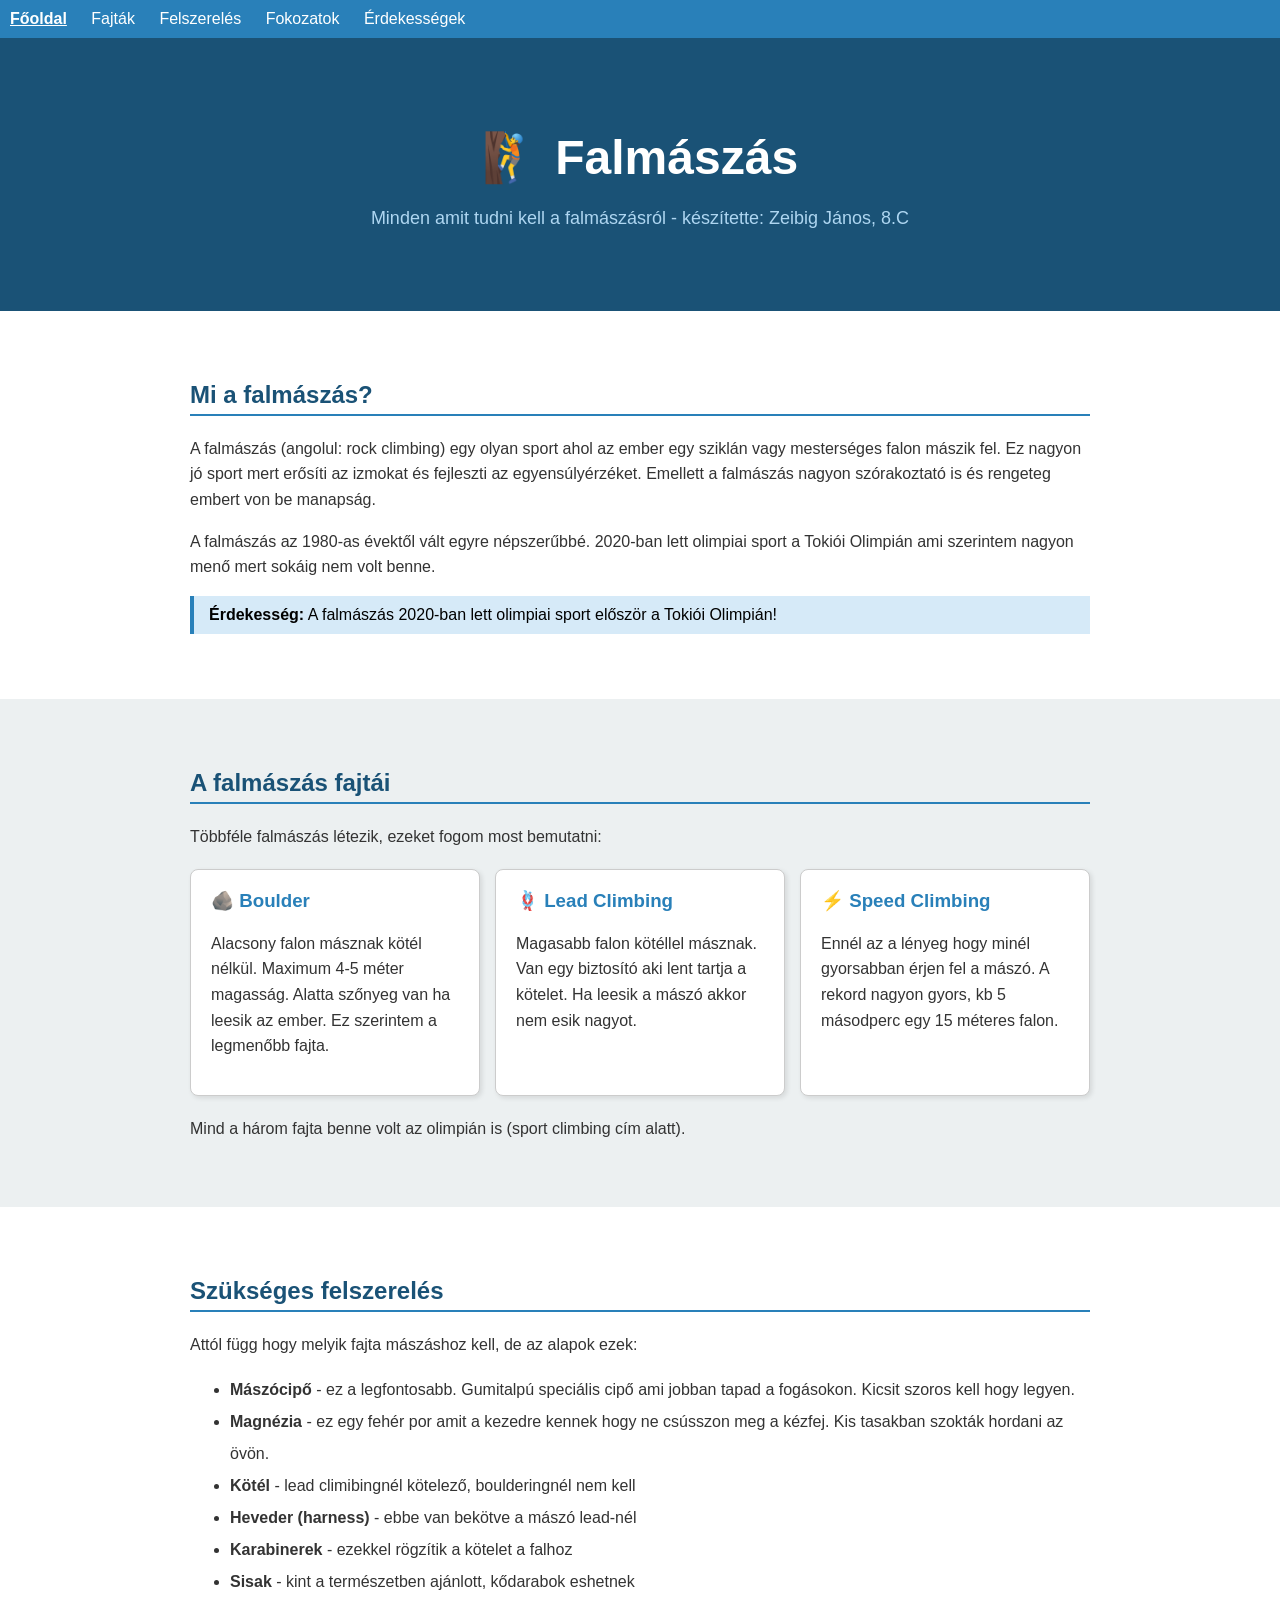
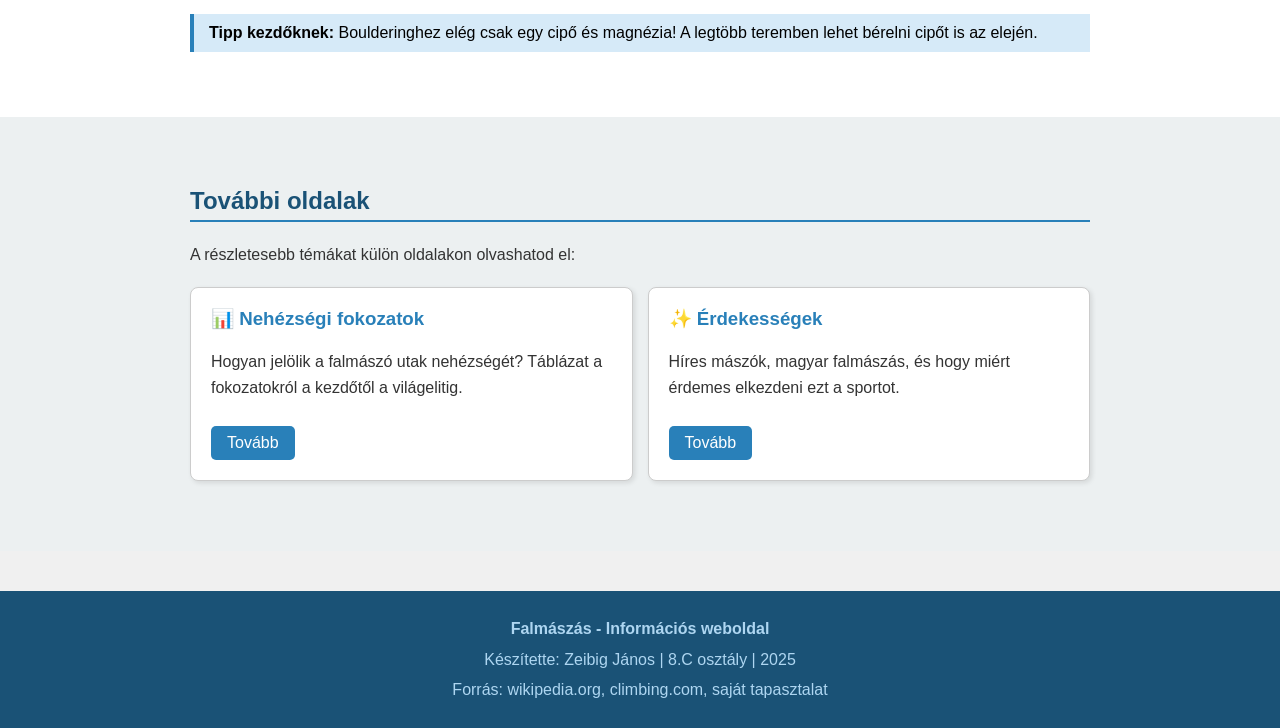
<file: index.html>
<!DOCTYPE html>
<html lang="hu">
<head>
    <meta charset="UTF-8">
    <meta name="viewport" content="width=device-width, initial-scale=1.0">
    <title>Falmászás - Főoldal</title>
    <link rel="stylesheet" href="style.css">
</head>
<body>

<!-- navigáció -->
<nav>
    <a href="index.html" class="active">Főoldal</a>
    <a href="index.html#fajtak">Fajták</a>
    <a href="index.html#felszereles">Felszerelés</a>
    <a href="fokozatok.html">Fokozatok</a>
    <a href="erdekessegek.html">Érdekességek</a>
</nav>

<!-- fejléc -->
<div class="header">
    <h1>🧗 Falmászás</h1>
    <p>Minden amit tudni kell a falmászásról - készítette: Zeibig János, 8.C</p>
</div>

<!-- MI EZ -->
<div class="section-white" id="miez">
    <div class="container">
        <h2>Mi a falmászás?</h2>
        <p>A falmászás (angolul: rock climbing) egy olyan sport ahol az ember egy sziklán vagy mesterséges falon mászik fel. Ez nagyon jó sport mert erősíti az izmokat és fejleszti az egyensúlyérzéket. Emellett a falmászás nagyon szórakoztató is és rengeteg embert von be manapság.</p>
        <p>A falmászás az 1980-as évektől vált egyre népszerűbbé. 2020-ban lett olimpiai sport a Tokiói Olimpián ami szerintem nagyon menő mert sokáig nem volt benne.</p>

        <div class="highlight">
            <strong>Érdekesség:</strong> A falmászás 2020-ban lett olimpiai sport először a Tokiói Olimpián!
        </div>
    </div>
</div>

<!-- FAJTÁK -->
<div class="section-gray" id="fajtak">
    <div class="container">
        <h2>A falmászás fajtái</h2>
        <p>Többféle falmászás létezik, ezeket fogom most bemutatni:</p>

        <div class="cards">
            <div class="card">
                <h3>🪨 Boulder</h3>
                <p>Alacsony falon másznak kötél nélkül. Maximum 4-5 méter magasság. Alatta szőnyeg van ha leesik az ember. Ez szerintem a legmenőbb fajta.</p>
            </div>
            <div class="card">
                <h3>🪢 Lead Climbing</h3>
                <p>Magasabb falon kötéllel másznak. Van egy biztosító aki lent tartja a kötelet. Ha leesik a mászó akkor nem esik nagyot.</p>
            </div>
            <div class="card">
                <h3>⚡ Speed Climbing</h3>
                <p>Ennél az a lényeg hogy minél gyorsabban érjen fel a mászó. A rekord nagyon gyors, kb 5 másodperc egy 15 méteres falon.</p>
            </div>
        </div>

        <p>Mind a három fajta benne volt az olimpián is (sport climbing cím alatt).</p>
    </div>
</div>

<!-- FELSZERELÉS -->
<div class="section-white" id="felszereles">
    <div class="container">
        <h2>Szükséges felszerelés</h2>
        <p>Attól függ hogy melyik fajta mászáshoz kell, de az alapok ezek:</p>

        <ul>
            <li><strong>Mászócipő</strong> - ez a legfontosabb. Gumitalpú speciális cipő ami jobban tapad a fogásokon. Kicsit szoros kell hogy legyen.</li>
            <li><strong>Magnézia</strong> - ez egy fehér por amit a kezedre kennek hogy ne csússzon meg a kézfej. Kis tasakban szokták hordani az övön.</li>
            <li><strong>Kötél</strong> - lead climibingnél kötelező, boulderingnél nem kell</li>
            <li><strong>Heveder (harness)</strong> - ebbe van bekötve a mászó lead-nél</li>
            <li><strong>Karabinerek</strong> - ezekkel rögzítik a kötelet a falhoz</li>
            <li><strong>Sisak</strong> - kint a természetben ajánlott, kődarabok eshetnek</li>
        </ul>

        <div class="highlight">
            <strong>Tipp kezdőknek:</strong> Boulderinghez elég csak egy cipő és magnézia! A legtöbb teremben lehet bérelni cipőt is az elején.
        </div>
    </div>
</div>

<!-- TOVÁBBI OLDALAK -->
<div class="section-gray">
    <div class="container">
        <h2>További oldalak</h2>
        <p>A részletesebb témákat külön oldalakon olvashatod el:</p>
        <div class="cards">
            <div class="card">
                <h3>📊 Nehézségi fokozatok</h3>
                <p>Hogyan jelölik a falmászó utak nehézségét? Táblázat a fokozatokról a kezdőtől a világelitig.</p>
                <a href="fokozatok.html" class="tovabb">Tovább</a>
            </div>
            <div class="card">
                <h3>✨ Érdekességek</h3>
                <p>Híres mászók, magyar falmászás, és hogy miért érdemes elkezdeni ezt a sportot.</p>
                <a href="erdekessegek.html" class="tovabb">Tovább</a>
            </div>
        </div>
    </div>
</div>

<!-- FOOTER -->
<footer>
    <p><strong>Falmászás - Információs weboldal</strong></p>
    <p>Készítette: Zeibig János | 8.C osztály | 2025</p>
    <p>Forrás: wikipedia.org, climbing.com, saját tapasztalat</p>
</footer>

</body>
</html>
</file>
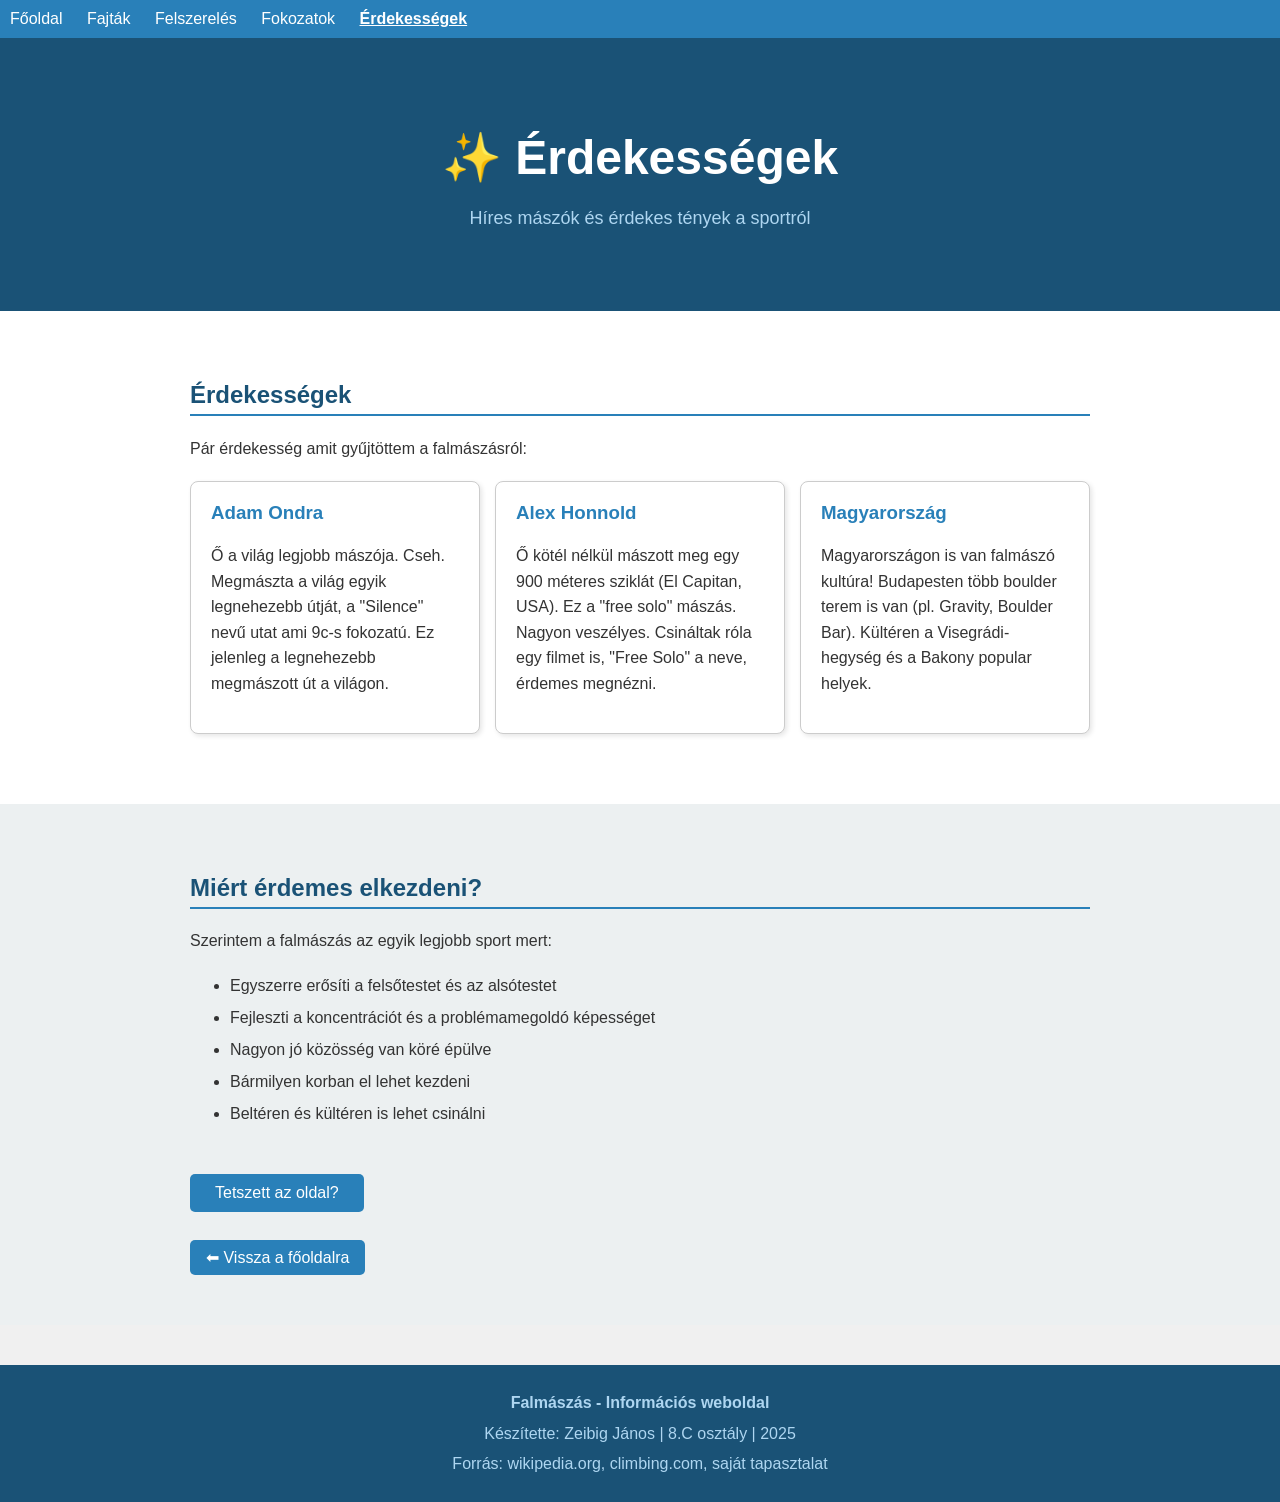
<file: erdekessegek.html>
<!DOCTYPE html>
<html lang="hu">
<head>
    <meta charset="UTF-8">
    <meta name="viewport" content="width=device-width, initial-scale=1.0">
    <title>Falmászás - Érdekességek</title>
    <link rel="stylesheet" href="style.css">
</head>
<body>

<!-- navigáció -->
<nav>
    <a href="index.html">Főoldal</a>
    <a href="index.html#fajtak">Fajták</a>
    <a href="index.html#felszereles">Felszerelés</a>
    <a href="fokozatok.html">Fokozatok</a>
    <a href="erdekessegek.html" class="active">Érdekességek</a>
</nav>

<!-- fejléc -->
<div class="header">
    <h1>✨ Érdekességek</h1>
    <p>Híres mászók és érdekes tények a sportról</p>
</div>

<!-- TARTALOM -->
<div class="section-white">
    <div class="container">
        <h2>Érdekességek</h2>
        <p>Pár érdekesség amit gyűjtöttem a falmászásról:</p>

        <div class="cards">
            <div class="card">
                <h3>Adam Ondra</h3>
                <p>Ő a világ legjobb mászója. Cseh. Megmászta a világ egyik legnehezebb útját, a "Silence" nevű utat ami 9c-s fokozatú. Ez jelenleg a legnehezebb megmászott út a világon.</p>
            </div>
            <div class="card">
                <h3>Alex Honnold</h3>
                <p>Ő kötél nélkül mászott meg egy 900 méteres sziklát (El Capitan, USA). Ez a "free solo" mászás. Nagyon veszélyes. Csináltak róla egy filmet is, "Free Solo" a neve, érdemes megnézni.</p>
            </div>
            <div class="card">
                <h3>Magyarország</h3>
                <p>Magyarországon is van falmászó kultúra! Budapesten több boulder terem is van (pl. Gravity, Boulder Bar). Kültéren a Visegrádi-hegység és a Bakony popular helyek.</p>
            </div>
        </div>
    </div>
</div>

<div class="section-gray">
    <div class="container">
        <h2>Miért érdemes elkezdeni?</h2>
        <p>Szerintem a falmászás az egyik legjobb sport mert:</p>
        <ul>
            <li>Egyszerre erősíti a felsőtestet és az alsótestet</li>
            <li>Fejleszti a koncentrációt és a problémamegoldó képességet</li>
            <li>Nagyon jó közösség van köré épülve</li>
            <li>Bármilyen korban el lehet kezdeni</li>
            <li>Beltéren és kültéren is lehet csinálni</li>
        </ul>

        <br>
        <button class="gomb" onclick="alert('Köszönöm hogy elolvastad! :)')">Tetszett az oldal?</button>
        <br><br>
        <a href="index.html" class="tovabb">⬅ Vissza a főoldalra</a>
    </div>
</div>

<!-- FOOTER -->
<footer>
    <p><strong>Falmászás - Információs weboldal</strong></p>
    <p>Készítette: Zeibig János | 8.C osztály | 2025</p>
    <p>Forrás: wikipedia.org, climbing.com, saját tapasztalat</p>
</footer>

</body>
</html>
</file>
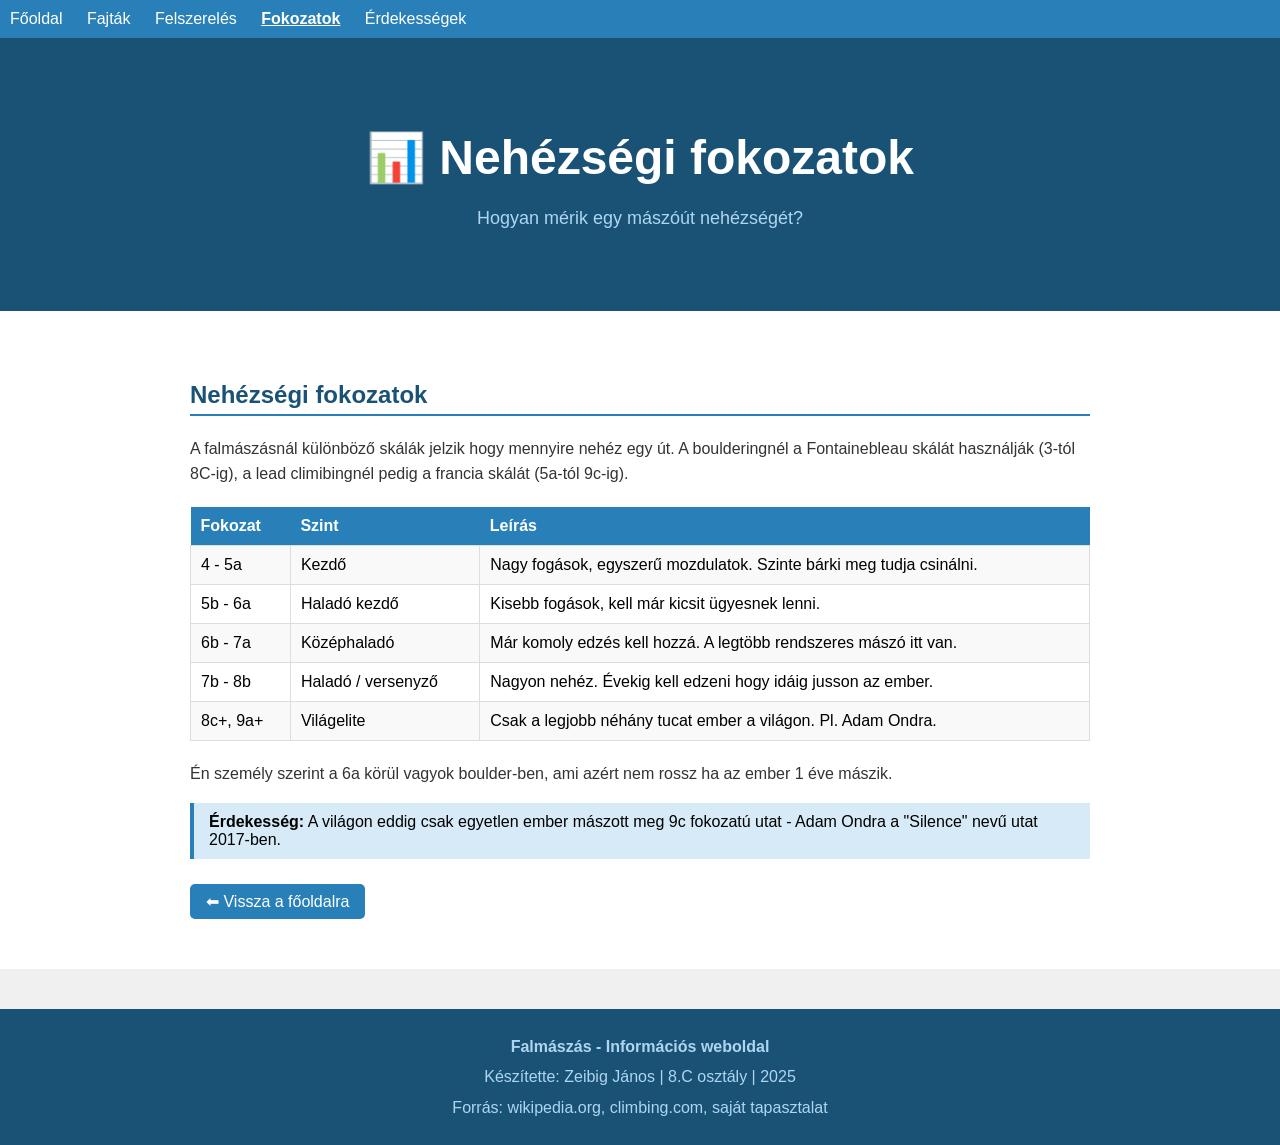
<file: fokozatok.html>
<!DOCTYPE html>
<html lang="hu">
<head>
    <meta charset="UTF-8">
    <meta name="viewport" content="width=device-width, initial-scale=1.0">
    <title>Falmászás - Nehézségi fokozatok</title>
    <link rel="stylesheet" href="style.css">
</head>
<body>

<!-- navigáció -->
<nav>
    <a href="index.html">Főoldal</a>
    <a href="index.html#fajtak">Fajták</a>
    <a href="index.html#felszereles">Felszerelés</a>
    <a href="fokozatok.html" class="active">Fokozatok</a>
    <a href="erdekessegek.html">Érdekességek</a>
</nav>

<!-- fejléc -->
<div class="header">
    <h1>📊 Nehézségi fokozatok</h1>
    <p>Hogyan mérik egy mászóút nehézségét?</p>
</div>

<!-- TARTALOM -->
<div class="section-white">
    <div class="container">
        <h2>Nehézségi fokozatok</h2>
        <p>A falmászásnál különböző skálák jelzik hogy mennyire nehéz egy út. A boulderingnél a Fontainebleau skálát használják (3-tól 8C-ig), a lead climibingnél pedig a francia skálát (5a-tól 9c-ig).</p>

        <table>
            <tr>
                <th>Fokozat</th>
                <th>Szint</th>
                <th>Leírás</th>
            </tr>
            <tr>
                <td>4 - 5a</td>
                <td>Kezdő</td>
                <td>Nagy fogások, egyszerű mozdulatok. Szinte bárki meg tudja csinálni.</td>
            </tr>
            <tr>
                <td>5b - 6a</td>
                <td>Haladó kezdő</td>
                <td>Kisebb fogások, kell már kicsit ügyesnek lenni.</td>
            </tr>
            <tr>
                <td>6b - 7a</td>
                <td>Középhaladó</td>
                <td>Már komoly edzés kell hozzá. A legtöbb rendszeres mászó itt van.</td>
            </tr>
            <tr>
                <td>7b - 8b</td>
                <td>Haladó / versenyző</td>
                <td>Nagyon nehéz. Évekig kell edzeni hogy idáig jusson az ember.</td>
            </tr>
            <tr>
                <td>8c+, 9a+</td>
                <td>Világelite</td>
                <td>Csak a legjobb néhány tucat ember a világon. Pl. Adam Ondra.</td>
            </tr>
        </table>

        <p>Én személy szerint a 6a körül vagyok boulder-ben, ami azért nem rossz ha az ember 1 éve mászik.</p>

        <div class="highlight">
            <strong>Érdekesség:</strong> A világon eddig csak egyetlen ember mászott meg 9c fokozatú utat - Adam Ondra a "Silence" nevű utat 2017-ben.
        </div>

        <a href="index.html" class="tovabb">⬅ Vissza a főoldalra</a>
    </div>
</div>

<!-- FOOTER -->
<footer>
    <p><strong>Falmászás - Információs weboldal</strong></p>
    <p>Készítette: Zeibig János | 8.C osztály | 2025</p>
    <p>Forrás: wikipedia.org, climbing.com, saját tapasztalat</p>
</footer>

</body>
</html>
</file>
<file: style.css>
body {
    font-family: Arial, sans-serif;
    margin: 0;
    padding: 0;
    background-color: #f0f0f0;
}

/* navigáció */
nav {
    background-color: #2980b9;
    padding: 10px;
}

nav a {
    color: white;
    text-decoration: none;
    margin-right: 20px;
    font-size: 16px;
}

nav a:hover {
    text-decoration: underline;
}

nav a.active {
    text-decoration: underline;
    font-weight: bold;
}

/* fejléc */
.header {
    background-color: #1a5276;
    color: white;
    text-align: center;
    padding: 60px 20px;
}

.header h1 {
    font-size: 48px;
    margin-bottom: 10px;
}

.header p {
    font-size: 18px;
    color: #aed6f1;
}

/* tartalom */
.container {
    max-width: 900px;
    margin: 0 auto;
    padding: 20px;
}

h2 {
    color: #1a5276;
    border-bottom: 2px solid #2980b9;
    padding-bottom: 5px;
}

p {
    line-height: 1.6;
    color: #333;
}

/* kártyák */
.cards {
    display: flex;
    gap: 15px;
    flex-wrap: wrap;
    margin: 20px 0;
}

.card {
    background: white;
    border: 1px solid #ccc;
    border-radius: 8px;
    padding: 20px;
    flex: 1;
    min-width: 200px;
    box-shadow: 2px 2px 5px rgba(0,0,0,0.1);
}

.card h3 {
    color: #2980b9;
    margin-top: 0;
}

/* táblázat */
table {
    width: 100%;
    border-collapse: collapse;
    margin: 20px 0;
    background: white;
}

table th {
    background-color: #2980b9;
    color: white;
    padding: 10px;
    text-align: left;
}

table td {
    padding: 10px;
    border: 1px solid #ddd;
}

table tr:nth-child(even) {
    background-color: #f9f9f9;
}

/* lista */
ul {
    line-height: 2;
    color: #333;
}

/* szekciók felváltva */
.section-white {
    background: white;
    padding: 30px 0;
}

.section-gray {
    background: #ecf0f1;
    padding: 30px 0;
}

/* footer */
footer {
    background-color: #1a5276;
    color: white;
    text-align: center;
    padding: 20px;
    margin-top: 40px;
}

footer p {
    color: #aed6f1;
    margin: 5px 0;
}

/* gomb */
.gomb {
    background-color: #2980b9;
    color: white;
    border: none;
    padding: 10px 25px;
    border-radius: 5px;
    cursor: pointer;
    font-size: 16px;
    margin-top: 10px;
}

.gomb:hover {
    background-color: #1a5276;
}

.highlight {
    background-color: #d6eaf8;
    border-left: 4px solid #2980b9;
    padding: 10px 15px;
    margin: 15px 0;
}

/* aloldal kiemelt link */
.tovabb {
    display: inline-block;
    background-color: #2980b9;
    color: white;
    text-decoration: none;
    padding: 8px 16px;
    border-radius: 5px;
    margin-top: 10px;
}

.tovabb:hover {
    background-color: #1a5276;
}
</file>
